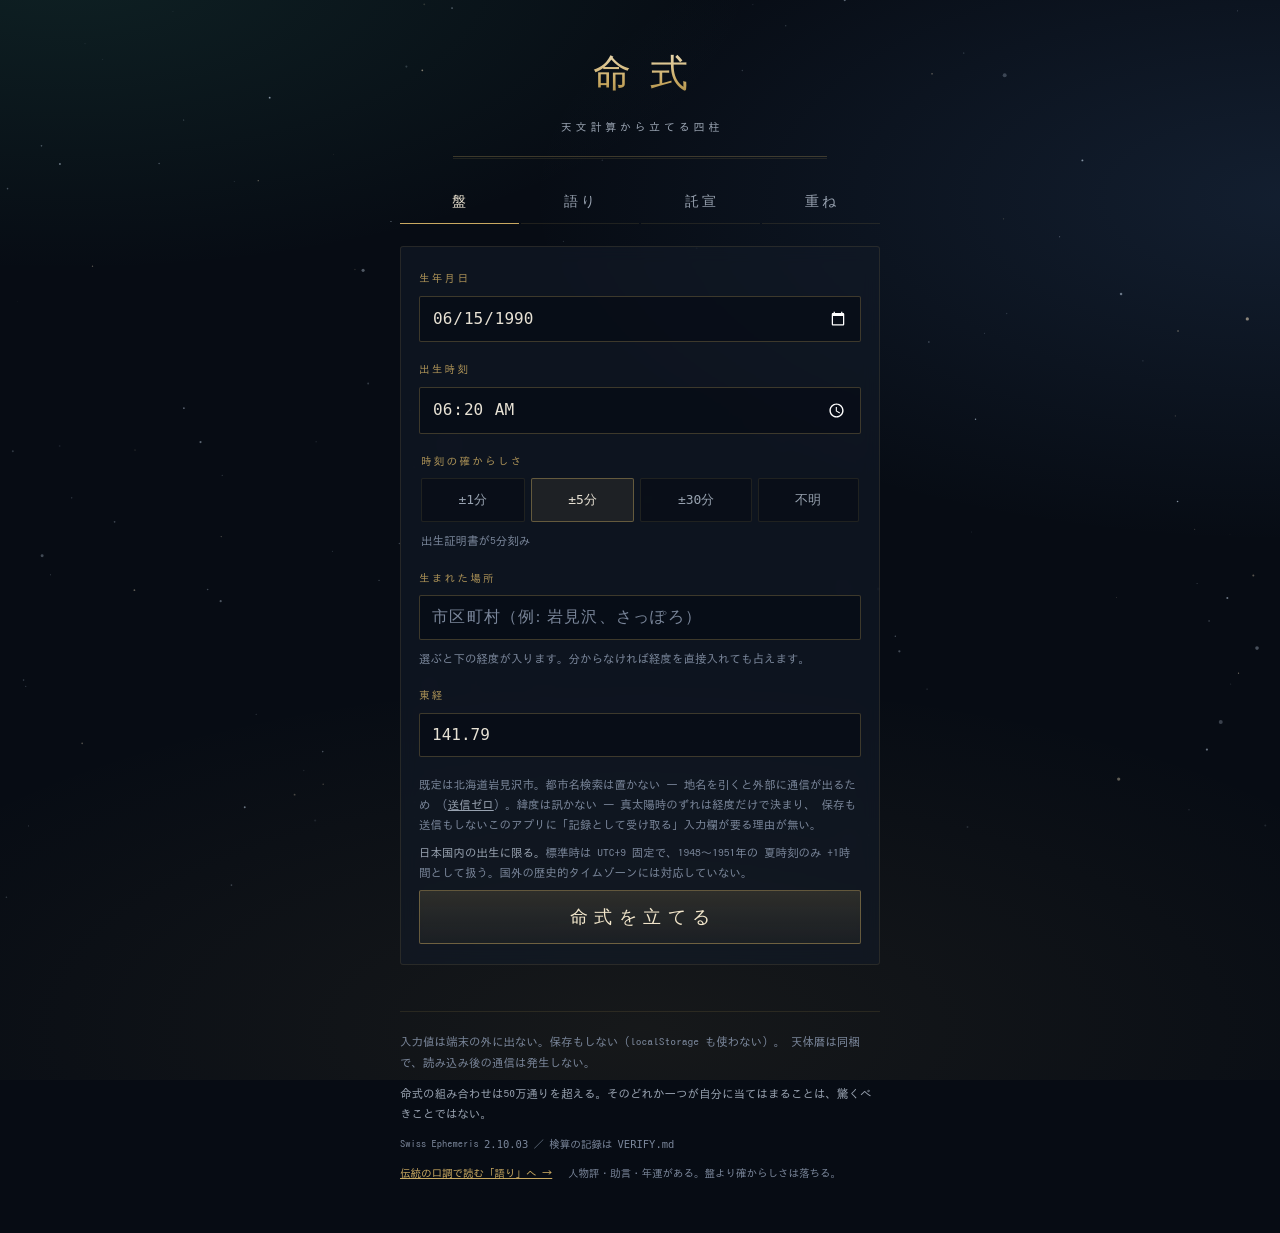
<file: index.html>
<!doctype html>
<html lang="ja">
<head>
<meta charset="utf-8">
<meta name="viewport" content="width=device-width, initial-scale=1, viewport-fit=cover">
<meta name="color-scheme" content="dark">
<meta name="theme-color" content="#070C14">
<link rel="manifest" href="manifest.webmanifest">
<link rel="icon" href="app/icons/icon.svg" type="image/svg+xml">
<link rel="apple-touch-icon" href="app/icons/apple-touch-icon.png">
<!-- iOS reads these rather than the manifest for the status bar and title. The
     manifest is still what declares the scope, and the scope is what keeps a
     tap on the footer link inside the app instead of bouncing out to Safari. -->
<meta name="apple-mobile-web-app-capable" content="yes">
<meta name="apple-mobile-web-app-status-bar-style" content="black-translucent">
<meta name="apple-mobile-web-app-title" content="命式">
<title>命式</title>
<link rel="stylesheet" href="app/style.css">
</head>
<body>

<canvas id="sky" aria-hidden="true"></canvas>

<noscript>
  <p class="notice">このページは JavaScript で計算します。有効にしてください。</p>
</noscript>

<header class="masthead">
  <h1>命式</h1>
  <p class="subtitle">天文計算から立てる四柱</p>
</header>

<nav class="tabs" aria-label="ページ">
  <a href="index.html" aria-current="page">盤</a>
  <a href="voice.html">語り</a>
  <a href="oracle.html">託宣</a>
  <a href="layers.html">重ね</a>
</nav>

<main>
  <!-- Shown until the ephemeris is ready; replaced by an explicit failure
       message if it never loads, never left as a blank page. -->
  <div id="boot" class="boot">
    <p class="boot-line">計算エンジンを読み込んでいます</p>
  </div>

  <form id="form" class="panel" hidden autocomplete="off">
    <div class="field">
      <label for="birthdate">生年月日</label>
      <!-- Bounded by the bundled ephemeris files (1800-2399); outside that
           range Swiss Ephemeris silently switches theory. -->
      <input type="date" id="birthdate" name="birthdate" value="1990-06-15"
             min="1800-01-01" max="2399-12-31" required>
    </div>

    <div class="field">
      <label for="birthtime">出生時刻</label>
      <input type="time" id="birthtime" name="birthtime" value="06:20" step="60">
    </div>

    <fieldset class="field">
      <legend>時刻の確からしさ</legend>
      <div id="precision" class="choices"></div>
      <p class="hint" id="precision-hint"></p>
    </fieldset>

    <div class="field">
      <label for="longitude">東経</label>
      <input type="number" id="longitude" value="141.79" min="122" max="154" step="any" inputmode="decimal" required>
    </div>
    <p class="hint">
      既定は北海道岩見沢市。都市名検索は置かない — 地名を引くと外部に通信が出るため
      （<a href="#privacy">送信ゼロ</a>）。緯度は訊かない — 真太陽時のずれは経度だけで決まり、
      保存も送信もしないこのアプリに「記録として受け取る」入力欄が要る理由が無い。
    </p>
    <p class="hint">
      <strong>日本国内の出生に限る。</strong>標準時は UTC+9 固定で、1948〜1951年の
      夏時刻のみ +1時間として扱う。国外の歴史的タイムゾーンには対応していない。
    </p>

    <button type="submit" class="primary" id="cast">命式を立てる</button>
  </form>

  <section id="output" class="output" hidden aria-live="polite"></section>
</main>

<footer class="colophon">
  <p id="privacy">
    入力値は端末の外に出ない。保存もしない（localStorage も使わない）。
    天体暦は同梱で、読み込み後の通信は発生しない。
  </p>
  <p class="caution">
    命式の組み合わせは50万通りを超える。そのどれか一つが自分に当てはまることは、驚くべきことではない。
  </p>
  <p class="version">
    Swiss Ephemeris <span id="swe-version" class="mono">—</span> ／
    検算の記録は <span class="mono">VERIFY.md</span>
  </p>
  <p class="version">
    <a href="voice.html">伝統の口調で読む「語り」へ →</a>
    　人物評・助言・年運がある。盤より確からしさは落ちる。
  </p>
</footer>

<script type="module" src="app/main.js"></script>
<script>
// Offline. Registered from the page rather than bundled into the modules so a
// failure here can never stop the app from running online.
if ('serviceWorker' in navigator) {
  addEventListener('load', () => {
    navigator.serviceWorker.register('sw.js', { scope: './' }).catch((error) => {
      console.warn('offline cache unavailable:', error);
    });
  });
}
</script>
</body>
</html>
</file>
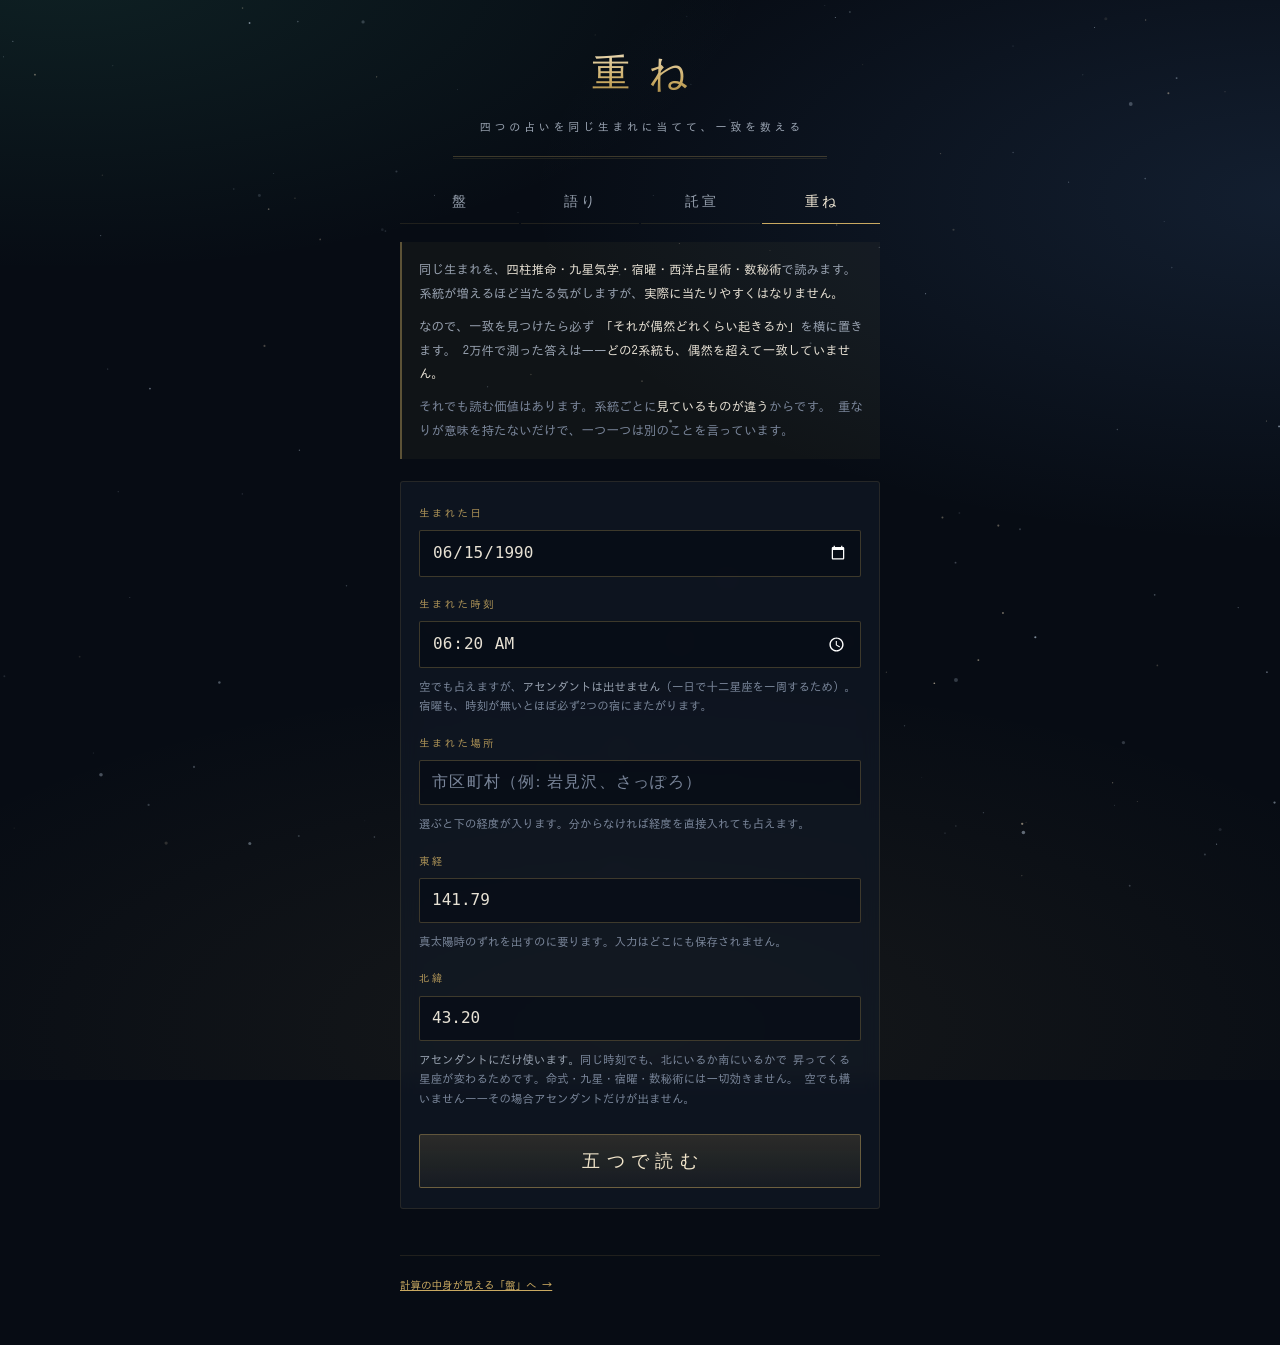
<file: layers.html>
<!doctype html>
<html lang="ja">
<head>
<meta charset="utf-8">
<meta name="viewport" content="width=device-width, initial-scale=1, viewport-fit=cover">
<meta name="color-scheme" content="dark">
<meta name="theme-color" content="#070C14">
<link rel="manifest" href="manifest.webmanifest">
<link rel="icon" href="app/icons/icon.svg" type="image/svg+xml">
<link rel="apple-touch-icon" href="app/icons/apple-touch-icon.png">
<meta name="apple-mobile-web-app-capable" content="yes">
<meta name="apple-mobile-web-app-status-bar-style" content="black-translucent">
<meta name="apple-mobile-web-app-title" content="重ね">
<title>重ね — 命式</title>
<link rel="stylesheet" href="app/style.css">
</head>
<body class="layers-page">

<canvas id="sky" aria-hidden="true"></canvas>

<noscript>
  <p class="notice">このページは JavaScript で計算します。有効にしてください。</p>
</noscript>

<header class="masthead">
  <h1>重ね</h1>
  <p class="subtitle">四つの占いを同じ生まれに当てて、一致を数える</p>
</header>

<nav class="tabs" aria-label="ページ">
  <a href="index.html">盤</a>
  <a href="voice.html">語り</a>
  <a href="oracle.html">託宣</a>
  <a href="layers.html" aria-current="page">重ね</a>
</nav>

<main>

  <!--
    The finding, at the entrance.

    Every other multi-system app puts the agreement at the end, as a payoff.
    Here it goes first, because it is the answer and the four systems below are
    the working. Putting it last would let the reader accumulate four pages of
    "wow, they all say 土" before meeting the number that says 土 turns up that
    often anyway.
  -->
  <section class="oath">
    <p>
      同じ生まれを、<strong>四柱推命・九星気学・宿曜・西洋占星術・数秘術</strong>で読みます。
      系統が増えるほど当たる気がしますが、<strong>実際に当たりやすくはなりません。</strong>
    </p>
    <p>
      なので、一致を見つけたら必ず
      <strong>「それが偶然どれくらい起きるか」</strong>を横に置きます。
      2万件で測った答えは——<strong>どの2系統も、偶然を超えて一致していません。</strong>
    </p>
    <p class="oath-close">
      それでも読む価値はあります。系統ごとに<strong>見ているものが違う</strong>からです。
      重なりが意味を持たないだけで、一つ一つは別のことを言っています。
    </p>
  </section>

  <div id="boot" class="boot"><p class="boot-line">天体暦を読み込んでいます…</p></div>

  <form id="form" class="panel" hidden>
    <div class="field">
      <label for="birthdate">生まれた日</label>
      <input type="date" id="birthdate" name="birthdate" value="1990-06-15"
             min="1800-01-01" max="2399-12-31" required>
    </div>

    <div class="field">
      <label for="birthtime">生まれた時刻</label>
      <input type="time" id="birthtime" name="birthtime" value="06:20" step="60">
      <p class="hint">
        空でも占えますが、<strong>アセンダントは出せません</strong>（一日で十二星座を一周するため）。
        宿曜も、時刻が無いとほぼ必ず2つの宿にまたがります。
      </p>
    </div>

    <div class="field">
      <label for="longitude">東経</label>
      <input type="number" id="longitude" value="141.79" min="122" max="154" step="any" inputmode="decimal" required>
      <p class="hint">真太陽時のずれを出すのに要ります。入力はどこにも保存されません。</p>
    </div>

    <!--
      The latitude was removed once, for the right reason: nothing used it, and
      an input collected on spec is an input collected without cause. It is back
      because one thing now genuinely needs it — and the field says which,
      rather than leaving the reader to assume it matters everywhere.
    -->
    <div class="field">
      <label for="latitude">北緯</label>
      <input type="number" id="latitude" value="43.20" min="20" max="46" step="any" inputmode="decimal">
      <p class="hint">
        <strong>アセンダントにだけ使います。</strong>同じ時刻でも、北にいるか南にいるかで
        昇ってくる星座が変わるためです。命式・九星・宿曜・数秘術には一切効きません。
        空でも構いません——その場合アセンダントだけが出ません。
      </p>
    </div>

    <button type="submit" class="primary" id="cast">五つで読む</button>
  </form>

  <div id="output" class="output" hidden></div>
</main>

<footer class="colophon">
  <p class="version">
    <a href="index.html">計算の中身が見える「盤」へ →</a>
  </p>
</footer>

<script type="module" src="app/layers-main.js"></script>
<script>
if ('serviceWorker' in navigator) {
  addEventListener('load', () => {
    navigator.serviceWorker.register('sw.js', { scope: './' }).catch((error) => {
      console.warn('offline cache unavailable:', error);
    });
  });
}
</script>
</body>
</html>
</file>
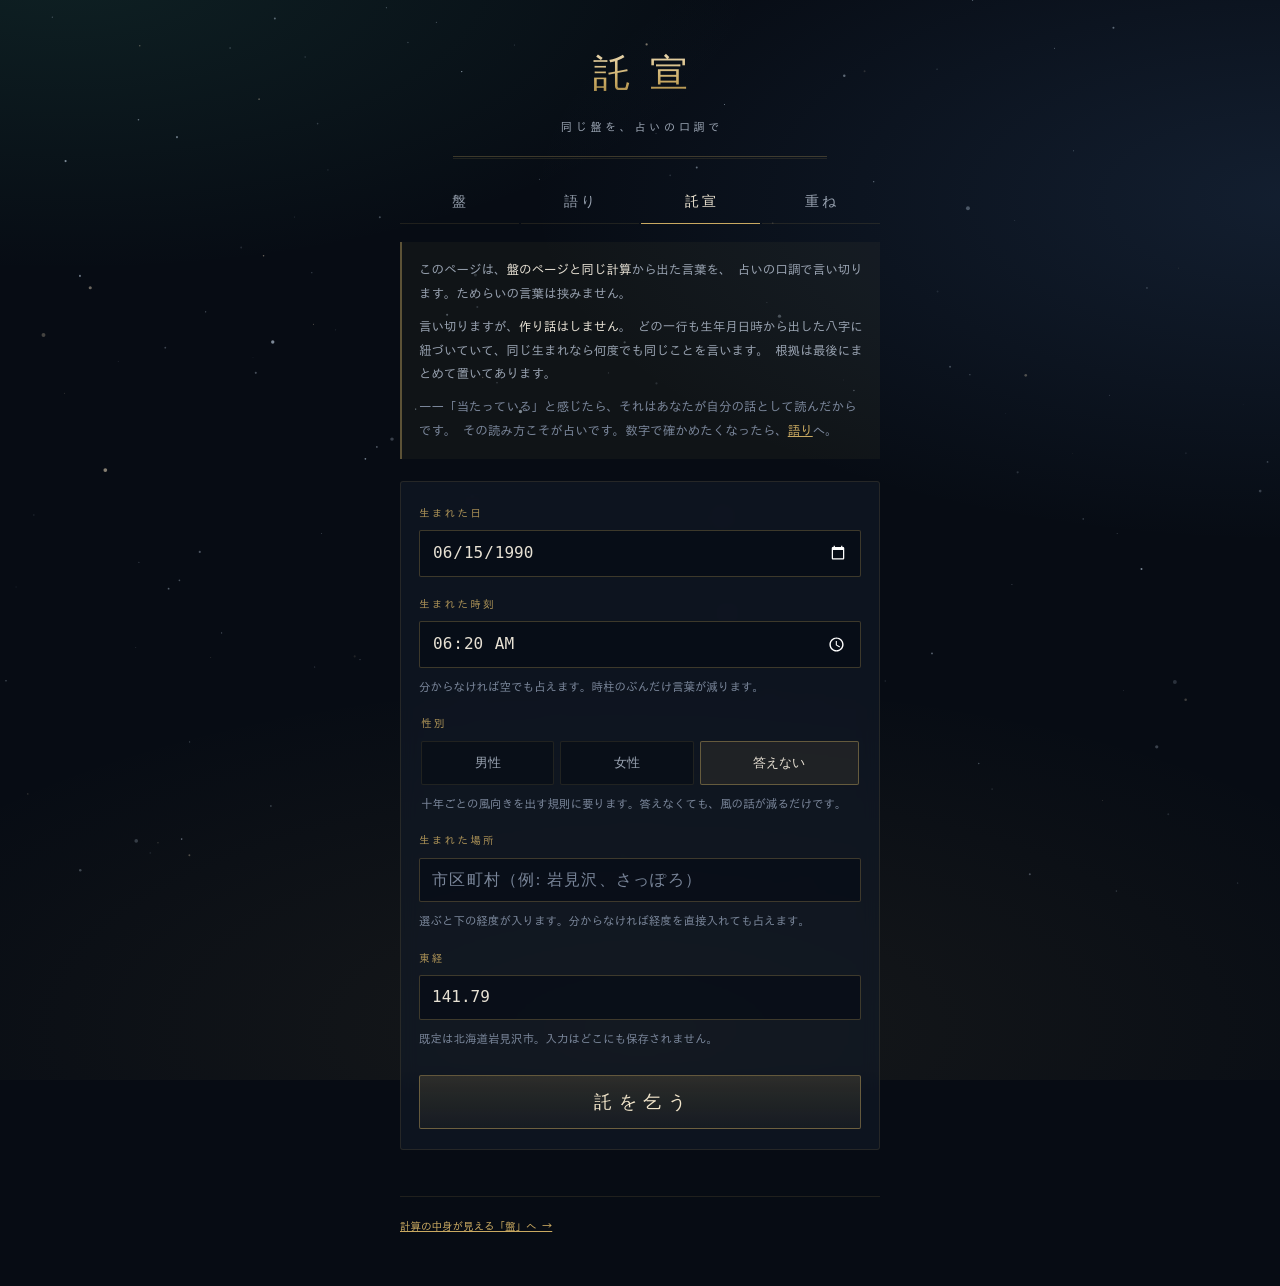
<file: oracle.html>
<!doctype html>
<html lang="ja">
<head>
<meta charset="utf-8">
<meta name="viewport" content="width=device-width, initial-scale=1, viewport-fit=cover">
<meta name="color-scheme" content="dark">
<meta name="theme-color" content="#070C14">
<link rel="manifest" href="manifest.webmanifest">
<link rel="icon" href="app/icons/icon.svg" type="image/svg+xml">
<link rel="apple-touch-icon" href="app/icons/apple-touch-icon.png">
<!-- iOS reads these rather than the manifest for the status bar and title. The
     manifest is still what declares the scope, and the scope is what keeps a
     tap on the footer link inside the app instead of bouncing out to Safari. -->
<meta name="apple-mobile-web-app-capable" content="yes">
<meta name="apple-mobile-web-app-status-bar-style" content="black-translucent">
<meta name="apple-mobile-web-app-title" content="託宣">
<title>託宣 — 命式</title>
<link rel="stylesheet" href="app/style.css">
</head>
<body class="oracle-page">

<canvas id="sky" aria-hidden="true"></canvas>

<noscript>
  <p class="notice">このページは JavaScript で計算します。有効にしてください。</p>
</noscript>

<header class="masthead">
  <h1>託宣</h1>
  <p class="subtitle">同じ盤を、占いの口調で</p>
</header>

<nav class="tabs" aria-label="ページ">
  <a href="index.html">盤</a>
  <a href="voice.html">語り</a>
  <a href="oracle.html" aria-current="page">託宣</a>
  <a href="layers.html">重ね</a>
</nav>

<main>

  <!--
    The caution, said once.

    The other two pages hedge every few sentences, and that is exactly what
    keeps them from ever landing. Here it is stated plainly at the entrance and
    then not repeated, because a warning threaded through every line is not
    honesty — it is a way of having it both ways.
  -->
  <section class="oath">
    <p>
      このページは、<strong>盤のページと同じ計算</strong>から出た言葉を、
      占いの口調で言い切ります。ためらいの言葉は挟みません。
    </p>
    <p>
      言い切りますが、<strong>作り話はしません</strong>。
      どの一行も生年月日時から出した八字に紐づいていて、同じ生まれなら何度でも同じことを言います。
      根拠は最後にまとめて置いてあります。
    </p>
    <p class="oath-close">
      ——「当たっている」と感じたら、それはあなたが自分の話として読んだからです。
      その読み方こそが占いです。数字で確かめたくなったら、<a href="voice.html">語り</a>へ。
    </p>
  </section>

  <div id="boot" class="boot"><p class="boot-line">天体暦を読み込んでいます…</p></div>

  <form id="form" class="panel" hidden>
    <div class="field">
      <label for="birthdate">生まれた日</label>
      <input type="date" id="birthdate" name="birthdate" value="1990-06-15"
             min="1800-01-01" max="2399-12-31" required>
    </div>

    <div class="field">
      <label for="birthtime">生まれた時刻</label>
      <input type="time" id="birthtime" name="birthtime" value="06:20" step="60">
      <p class="hint">分からなければ空でも占えます。時柱のぶんだけ言葉が減ります。</p>
    </div>

    <fieldset class="field">
      <legend id="sex-label">性別</legend>
      <div id="sex" class="choices" role="group" aria-labelledby="sex-label"></div>
      <p class="hint">十年ごとの風向きを出す規則に要ります。答えなくても、風の話が減るだけです。</p>
    </fieldset>

    <div class="field">
      <label for="longitude">東経</label>
      <input type="number" id="longitude" value="141.79" min="122" max="154" step="any" inputmode="decimal" required>
      <p class="hint">既定は北海道岩見沢市。入力はどこにも保存されません。</p>
    </div>

    <button type="submit" class="primary" id="cast">託を乞う</button>
  </form>

  <div id="output" class="output" hidden></div>
</main>

<footer class="colophon">
  <p class="version">
    <a href="index.html">計算の中身が見える「盤」へ →</a>
  </p>
</footer>

<script type="module" src="app/oracle-main.js"></script>
<script>
// Offline. Registered from the page rather than bundled into the modules so a
// failure here can never stop the app from running online.
if ('serviceWorker' in navigator) {
  addEventListener('load', () => {
    navigator.serviceWorker.register('sw.js', { scope: './' }).catch((error) => {
      console.warn('offline cache unavailable:', error);
    });
  });
}
</script>
</body>
</html>
</file>
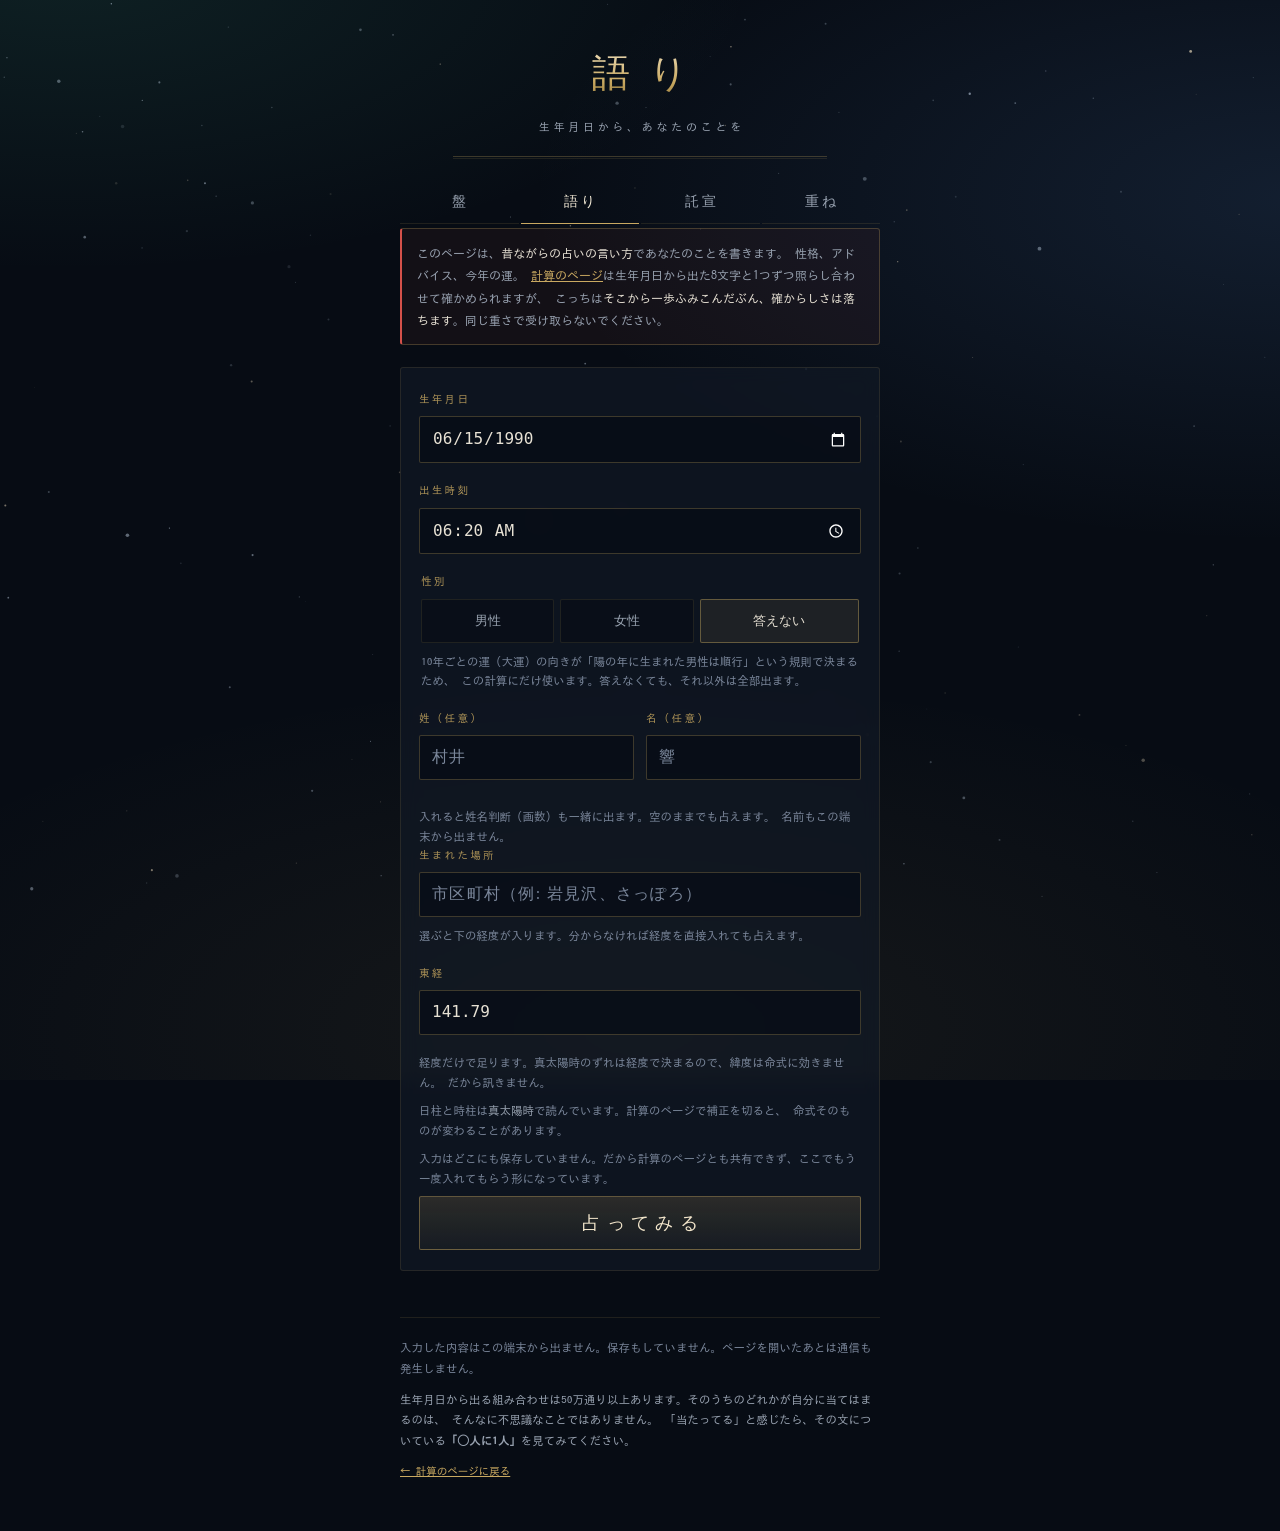
<file: voice.html>
<!doctype html>
<html lang="ja">
<head>
<meta charset="utf-8">
<meta name="viewport" content="width=device-width, initial-scale=1, viewport-fit=cover">
<meta name="color-scheme" content="dark">
<meta name="theme-color" content="#070C14">
<link rel="manifest" href="manifest.webmanifest">
<link rel="icon" href="app/icons/icon.svg" type="image/svg+xml">
<link rel="apple-touch-icon" href="app/icons/apple-touch-icon.png">
<!-- iOS reads these rather than the manifest for the status bar and title. The
     manifest is still what declares the scope, and the scope is what keeps a
     tap on the footer link inside the app instead of bouncing out to Safari. -->
<meta name="apple-mobile-web-app-capable" content="yes">
<meta name="apple-mobile-web-app-status-bar-style" content="black-translucent">
<meta name="apple-mobile-web-app-title" content="語り">
<title>語り — 命式</title>
<link rel="stylesheet" href="app/style.css">
</head>
<body class="voice-page">

<canvas id="sky" aria-hidden="true"></canvas>

<noscript>
  <p class="notice">このページは JavaScript で計算します。有効にしてください。</p>
</noscript>

<header class="masthead">
  <h1>語り</h1>
  <p class="subtitle">生年月日から、あなたのことを</p>
</header>

<nav class="tabs" aria-label="ページ">
  <a href="index.html">盤</a>
  <a href="voice.html" aria-current="page">語り</a>
  <a href="oracle.html">託宣</a>
  <a href="layers.html">重ね</a>
</nav>

<main>
  <!--
    The register change is stated up front, not buried. The board page destroys
    any sentence it cannot tie to the eight characters; this page speaks about
    the person, gives advice, and reads the year. Letting a reader assume the
    two carry the same weight would be the one lie worth avoiding.
  -->
  <p class="register">
    このページは、<strong>昔ながらの占いの言い方</strong>であなたのことを書きます。
    性格、アドバイス、今年の運。
    <a href="index.html">計算のページ</a>は生年月日から出た8文字と1つずつ照らし合わせて確かめられますが、
    こっちは<strong>そこから一歩ふみこんだぶん、確からしさは落ちます</strong>。同じ重さで受け取らないでください。
  </p>

  <div id="boot" class="boot">
    <p class="boot-line">計算エンジンを読み込んでいます</p>
  </div>

  <form id="form" class="panel" hidden autocomplete="off">
    <div class="field">
      <label for="birthdate">生年月日</label>
      <input type="date" id="birthdate" name="birthdate" value="1990-06-15"
             min="1800-01-01" max="2399-12-31" required>
    </div>
    <div class="field">
      <label for="birthtime">出生時刻</label>
      <input type="time" id="birthtime" name="birthtime" value="06:20" step="60">
    </div>
    <fieldset class="field">
      <legend>性別</legend>
      <div id="sex" class="choices"></div>
      <p class="hint">
        10年ごとの運（大運）の向きが「陽の年に生まれた男性は順行」という規則で決まるため、
        この計算にだけ使います。答えなくても、それ以外は全部出ます。
      </p>
    </fieldset>

    <div class="field-pair">
      <div class="field">
        <label for="surname">姓（任意）</label>
        <input type="text" id="surname" name="surname" placeholder="村井" autocomplete="off" spellcheck="false">
      </div>
      <div class="field">
        <label for="given">名（任意）</label>
        <input type="text" id="given" name="given" placeholder="響" autocomplete="off" spellcheck="false">
      </div>
    </div>
    <p class="hint">
      入れると姓名判断（画数）も一緒に出ます。空のままでも占えます。
      名前もこの端末から出ません。
    </p>

    <div class="field">
      <label for="longitude">東経</label>
      <input type="number" id="longitude" value="141.79" min="122" max="154" step="any" inputmode="decimal" required>
    </div>
    <p class="hint">
      経度だけで足ります。真太陽時のずれは経度で決まるので、緯度は命式に効きません。
      だから訊きません。
    </p>
    <p class="hint">
      日柱と時柱は<strong>真太陽時</strong>で読んでいます。計算のページで補正を切ると、
      命式そのものが変わることがあります。
    </p>
    <p class="hint">
      入力はどこにも保存していません。だから計算のページとも共有できず、ここでもう一度入れてもらう形になっています。
    </p>
    <button type="submit" class="primary" id="cast">占ってみる</button>
  </form>

  <section id="output" class="output" hidden aria-live="polite"></section>
</main>

<footer class="colophon">
  <p>
    入力した内容はこの端末から出ません。保存もしていません。ページを開いたあとは通信も発生しません。
  </p>
  <p class="caution">
    生年月日から出る組み合わせは50万通り以上あります。そのうちのどれかが自分に当てはまるのは、
    そんなに不思議なことではありません。
    「当たってる」と感じたら、その文についている<strong>「◯人に1人」</strong>を見てみてください。
  </p>
  <p class="version"><a href="index.html">← 計算のページに戻る</a></p>
</footer>

<script type="module" src="app/voice-main.js"></script>
<script>
// Offline. Registered from the page rather than bundled into the modules so a
// failure here can never stop the app from running online.
if ('serviceWorker' in navigator) {
  addEventListener('load', () => {
    navigator.serviceWorker.register('sw.js', { scope: './' }).catch((error) => {
      console.warn('offline cache unavailable:', error);
    });
  });
}
</script>
</body>
</html>
</file>
<file: app/style.css>
/*
 * Visual design.
 *
 * The reference is a 羅盤 — the lacquered, brass-ruled diviner's compass — laid
 * on a night sky: concentric rings, dense registers, gold rules, and 朱 spent
 * on one thing only. The form is borrowed; none of its claims are.
 *
 * The five element colours are a system of five equal terms, so none is
 * promoted to "the accent". They appear as marks and glows beside characters
 * that already name themselves — colour is never the only encoding.
 */

:root {
  /*
   * 五行五色, re-stepped for a dark ground.
   *
   * The original spec palette (木 #2E5E4E, 火 #A8322D, 土 #A88B3F, 金 #D8D5CC,
   * 水 #1C2430) fails as a categorical set here, measured rather than judged:
   * 木↔火 separate by only ΔE 5.6 under protanopia, and 水 *is* the background
   * (contrast 1.12 — invisible). These keep the same five hues and readings but
   * pass CVD separation (worst pair ΔE 8.6), the normal-vision floor (16.0) and
   * 3:1 contrast on every slot. 金 stays near-achromatic because that is what
   * 金 means; the 干支 character beside it always carries the identity.
   */
  --el-wood:  #3FA98A;
  --el-fire:  #E2574B;
  --el-earth: #D9A441;
  --el-metal: #DED8CA;
  --el-water: #5A8FD8;

  /* Ground and rules */
  --ground: #070C14;
  --ground-2: #0C1420;
  --panel: rgba(18, 27, 40, 0.62);
  --brass: #C9A961;
  --brass-dim: rgba(201, 169, 97, 0.42);
  --brass-faint: rgba(201, 169, 97, 0.16);
  --cinnabar: #D4514A;

  --ink: #E7E1D4;
  --ink-dim: #98A2B0;
  /*
   * The smallest text in the app carries the source chips (.cite) and every
   * disclaimer (.hint) — the two things that have to be readable for the
   * honesty claims to mean anything. The old #626C7C measured 3.69:1 on the
   * ground and 3.23:1 over the aurora, both under the 4.5:1 floor for text
   * this size. Same hue, raised until it passes: 5.32:1 and 4.65:1.
   */
  --ink-faint: #7A869A;
  --rule: rgba(201, 169, 97, 0.13);
  --rule-strong: rgba(201, 169, 97, 0.28);

  /* No web fonts: fetching one would break "no network after load".
     iOS supplies Hiragino Mincho, which sets vertically — the chart is built
     around that. Fallbacks are all faces that set vertically, because a font
     without vertical metrics gives every glyph a zero vertical advance and
     piles the characters on top of one another. */
  --mincho: "Hiragino Mincho ProN", "HiraMinProN-W3", "Yu Mincho", YuMincho,
            "Noto Serif JP", "Noto Serif CJK JP", "Source Han Serif JP",
            "IPAmjMincho", "IPAMincho", "MS Mincho", "Songti SC", serif;
  --mono: ui-monospace, "SF Mono", SFMono-Regular, Menlo, "DejaVu Sans Mono", monospace;
  --gothic: "Hiragino Sans", "Hiragino Kaku Gothic ProN", "Yu Gothic",
            "Noto Sans JP", "Noto Sans CJK JP", "IPAGothic", system-ui, sans-serif;
}

*, *::before, *::after { box-sizing: border-box; }
html { -webkit-text-size-adjust: 100%; }

body {
  margin: 0;
  padding: 0 16px calc(40px + env(safe-area-inset-bottom));
  background: var(--ground);
  color: var(--ink);
  font-family: var(--gothic);
  font-size: 15px;
  line-height: 1.75;
  overflow-x: hidden;
}

/* Two soft aurorae, fixed behind everything. Large, slow, and low-contrast so
   they read as depth rather than as decoration. */
body::before {
  content: "";
  position: fixed;
  inset: -20% -30%;
  z-index: -2;
  pointer-events: none;
  background:
    radial-gradient(48% 34% at 22% 12%, rgba(63, 169, 138, 0.13), transparent 70%),
    radial-gradient(52% 38% at 82% 30%, rgba(90, 143, 216, 0.14), transparent 72%),
    radial-gradient(60% 40% at 50% 96%, rgba(201, 169, 97, 0.08), transparent 70%),
    var(--ground);
}

#sky {
  position: fixed;
  inset: 0;
  z-index: -1;
  width: 100%;
  height: 100%;
  pointer-events: none;
}

main { max-width: 480px; margin: 0 auto; position: relative; }

/* --- masthead ------------------------------------------------------------ */

.masthead {
  max-width: 480px;
  margin: 0 auto;
  padding: 40px 0 22px;
  text-align: center;
  position: relative;
}
.masthead h1 {
  font-family: var(--mincho);
  font-size: 38px;
  font-weight: 400;
  letter-spacing: 0.5em;
  margin: 0;
  text-indent: 0.5em;
  background: linear-gradient(180deg, #F6EBD2 0%, var(--brass) 62%, #8A6E33 100%);
  -webkit-background-clip: text;
  background-clip: text;
  color: transparent;
}
.subtitle {
  margin: 10px 0 0;
  font-size: 11px;
  color: var(--ink-dim);
  letter-spacing: 0.34em;
  text-indent: 0.34em;
}
/* A brass double-rule, as on the rim of a compass. */
.masthead::after {
  content: "";
  display: block;
  margin: 20px auto 0;
  width: 78%;
  height: 3px;
  border-top: 1px solid var(--rule-strong);
  border-bottom: 1px solid var(--rule);
}

/* --- boot / failure ------------------------------------------------------ */

.boot { padding: 46px 0; color: var(--ink-dim); font-size: 13px; text-align: center; }
.boot-line { margin: 0; letter-spacing: 0.16em; }
.boot.failed { text-align: left; color: var(--ink); }
.boot.failed .boot-line { margin-bottom: 12px; }
.boot .remedy {
  margin: 0;
  font-size: 12.5px;
  color: var(--ink-dim);
  border-left: 2px solid var(--cinnabar);
  padding-left: 13px;
}

/* --- form ---------------------------------------------------------------- */

.panel {
  padding: 22px 18px 20px;
  margin-top: 22px;
  background: var(--panel);
  border: 1px solid var(--rule);
  border-radius: 3px;
  -webkit-backdrop-filter: blur(9px);
  backdrop-filter: blur(9px);
}

.field { margin-bottom: 18px; border: 0; padding: 0; min-width: 0; }
.field-pair { display: flex; gap: 12px; }
.field-pair .field { flex: 1 1 0; }

label, legend {
  display: block;
  font-size: 10.5px;
  letter-spacing: 0.22em;
  color: var(--brass);
  margin-bottom: 8px;
  padding: 0;
  opacity: 0.85;
}

input[type="date"], input[type="time"], input[type="number"], input[type="text"] {
  width: 100%;
  padding: 11px 12px;
  background: rgba(7, 12, 20, 0.66);
  border: 1px solid var(--rule-strong);
  border-radius: 2px;
  color: var(--ink);
  font-family: var(--mono);
  font-size: 16px; /* 16px keeps iOS from zooming the viewport on focus */
  line-height: 1.3;
  min-height: 44px;
}
input:focus-visible { outline: none; border-color: var(--brass); }
input[type="text"] { font-family: var(--mincho); letter-spacing: 0.08em; }
input::placeholder { color: var(--ink-faint); }
/* min-width:0 lets a flex item shrink below its intrinsic width. */
.field-pair .field { min-width: 0; }

.choices { display: flex; flex-wrap: wrap; gap: 6px; }
.choice {
  flex: 1 1 auto;
  padding: 9px 4px;
  min-height: 44px;
  background: rgba(7, 12, 20, 0.6);
  border: 1px solid var(--rule);
  border-radius: 2px;
  color: var(--ink-dim);
  font-family: var(--mono);
  font-size: 13px;
  cursor: pointer;
  white-space: nowrap;
  transition: border-color 180ms ease, color 180ms ease;
}
.choice[aria-pressed="true"] {
  color: var(--ink);
  border-color: var(--brass-dim);
  background: rgba(201, 169, 97, 0.09);
}

.hint { margin: 9px 0 0; font-size: 11.5px; line-height: 1.7; color: var(--ink-faint); }
.hint a { color: var(--ink-dim); }
.hint strong { color: var(--ink-dim); font-weight: 400; }

button.primary {
  width: 100%;
  min-height: 50px;
  margin-top: 8px;
  padding: 14px;
  background: linear-gradient(180deg, rgba(201, 169, 97, 0.16), rgba(201, 169, 97, 0.05));
  border: 1px solid var(--brass-dim);
  border-radius: 2px;
  color: #F2E6CB;
  font-family: var(--mincho);
  font-size: 18px;
  letter-spacing: 0.36em;
  text-indent: 0.36em;
  cursor: pointer;
}
button.primary:active { background: rgba(201, 169, 97, 0.2); }

/* --- sections ------------------------------------------------------------ */

.output { padding-top: 6px; }
.section { margin-top: 34px; }
.section > h2 {
  font-size: 10.5px;
  font-weight: 400;
  letter-spacing: 0.26em;
  color: var(--brass);
  opacity: 0.85;
  margin: 0 0 14px;
  padding-bottom: 8px;
  border-bottom: 1px solid var(--rule);
}

/* --- 天盤 ---------------------------------------------------------------- */

.dial-wrap { margin: 4px -4px 0; }
.dial { width: 100%; height: auto; display: block; overflow: visible; }

.dial-rim { fill: none; stroke: var(--brass-dim); stroke-width: 1; }
.dial-rule { fill: none; stroke: var(--brass-faint); stroke-width: 1; }

.sector { fill: rgba(201, 169, 97, 0.035); stroke: var(--brass-faint); stroke-width: 0.7; }
.sector.is-live {
  fill: rgba(201, 169, 97, 0.16);
  stroke: var(--brass-dim);
  stroke-width: 1;
}
.sector-label {
  font-family: var(--mincho);
  font-size: 15px;
  fill: var(--ink-faint);
  transition: fill 400ms ease, font-size 400ms ease;
}
.sector-label.is-live { fill: #F4E7C8; font-size: 18px; }

.tick { stroke: var(--brass-faint); stroke-width: 1; }
.tick-setsu { stroke: var(--brass-dim); stroke-width: 1.4; }

/* 立春: the origin the whole ordering is measured from. */
.origin-mark { fill: var(--cinnabar); }

.sun { fill: #FFE9A8; }
.sun-ray {
  stroke: rgba(255, 233, 168, 0.32);
  stroke-width: 1;
  stroke-dasharray: 2 5;
}

.hour-sector { fill: rgba(90, 143, 216, 0.05); stroke: var(--brass-faint); stroke-width: 0.7; }
.hour-sector.is-live { fill: rgba(201, 169, 97, 0.14); stroke: var(--brass-dim); }
.hour-label {
  font-family: var(--mincho);
  font-size: 12px;
  fill: var(--ink-faint);
  transition: fill 400ms ease;
}
.hour-label.is-live { fill: var(--ink); font-size: 14px; }

/* The two clocks. The angle between them is the correction. */
.hand { transform-box: view-box; transform-origin: 180px 180px; }
.hand-line { stroke-width: 2; stroke-linecap: round; }
.hand-standard .hand-line { stroke: var(--ink-dim); stroke-dasharray: 4 3; }
.hand-standard .hand-tip { fill: var(--ink-faint); }
.hand-apparent .hand-line { stroke: #F7E9C6; stroke-width: 2.5; }
.hand-apparent .hand-tip { fill: #F4E7C8; }
.hand.is-active .hand-line { filter: url(#soft-glow); }
/* The wedge between the two clocks. At 27 minutes this is only ~7° wide, so it
   is lit brightly and the exact times are also printed below the dial — the
   geometry stays honest instead of being exaggerated to look impressive. */
.clock-gap { fill: rgba(201, 169, 97, 0.22); }

/* The error bar, swept around the active clock. */
.error-arc {
  fill: none;
  stroke: var(--cinnabar);
  stroke-width: 3;
  stroke-linecap: round;
}

.core-stem {
  font-family: var(--mincho);
  font-size: 46px;
  fill: var(--ink);
}
.core-stem.el-wood  { fill: var(--el-wood); }
.core-stem.el-fire  { fill: var(--el-fire); }
.core-stem.el-earth { fill: var(--el-earth); }
.core-stem.el-metal { fill: var(--el-metal); }
.core-stem.el-water { fill: var(--el-water); }
.core-caption { font-size: 8.5px; letter-spacing: 0.3em; fill: var(--ink-faint); }
.dial-note { font-size: 11px; letter-spacing: 0.2em; fill: var(--ink-faint); }

.dial-readout {
  display: grid;
  grid-template-columns: auto 1fr auto;
  gap: 6px 10px;
  align-items: center;
  margin-top: 10px;
  padding: 11px 13px;
  border: 1px solid var(--rule);
  border-radius: 3px;
  background: rgba(18, 27, 40, 0.42);
  font-family: var(--mono);
  font-size: 12px;
}
.dial-readout i { width: 16px; height: 2px; border-radius: 1px; display: block; }
.dial-readout .k-std { background: var(--ink-dim); }
.dial-readout .k-app { background: var(--brass); }
.dial-readout .k-err { background: var(--cinnabar); }
.dial-readout .ro-name { color: var(--ink-dim); font-family: var(--gothic); font-size: 11.5px; }
.dial-readout .ro-value { text-align: right; color: var(--ink); }
.dial-readout .ro-value.dim { color: var(--ink-dim); }
.dial-readout .ro-delta { color: var(--brass); }

/* The inspect line the dial writes into on touch or keyboard focus. */
.dial-inspect {
  margin: 10px 0 0;
  min-height: 1.9em;
  font-size: 12px;
  color: var(--ink-faint);
  text-align: center;
  transition: color 200ms ease;
}
.dial-inspect.is-live { color: var(--ink-dim); }
.dial-inspect .ins-value {
  font-family: var(--mono);
  color: var(--ink);
  margin-right: 9px;
}
.dial-inspect .ins-title { font-family: var(--mincho); font-size: 14px; color: var(--ink); }
.dial-inspect .ins-note { margin-left: 9px; font-family: var(--mono); font-size: 11px; }

/* Marks respond to being touched or focused. */
.sector, .hour-sector { transition: fill 160ms ease, stroke 160ms ease; }
.sector.is-hot { fill: rgba(201, 169, 97, 0.26); stroke: var(--brass); }
.hour-sector.is-hot { fill: rgba(201, 169, 97, 0.22); stroke: var(--brass); }
.sector:focus-visible, .hour-sector:focus-visible { outline: none; stroke: var(--brass); stroke-width: 2; }
.sector, .hour-sector { cursor: pointer; }

/* Only the sectors are hit targets. Everything drawn over them — the branch
   characters, the hands, the Sun — must let the pointer through, or the mark
   stops responding exactly where the reader aims: at the character. */
.sector-label, .hour-label, .tick, .origin-mark, .sun, .sun-ray,
.hand, .clock-gap, .error-arc, .core-stem, .core-caption, .core-halo,
.dial-note, .dial-rim, .dial-rule { pointer-events: none; }

/* --- the four pillars ---------------------------------------------------- */

/* In vertical-rl the inline axis runs top-to-bottom and the block axis runs
   right-to-left, which inverts what flex-direction means. `column` on the
   chart lays the pillars out horizontally, right to left; `row` inside a
   pillar stacks its characters downwards. Swapping these two is what makes a
   "vertical" chart come out sideways. */
.chart {
  writing-mode: vertical-rl;
  text-orientation: upright;
  display: flex;
  flex-direction: column;
  justify-content: space-around;
  align-items: flex-start;
  font-family: var(--mincho);
  padding: 22px 10px 20px;
  border-top: 1px solid var(--rule-strong);
  border-bottom: 1px solid var(--rule-strong);
  background: linear-gradient(180deg, rgba(18, 27, 40, 0.5), rgba(7, 12, 20, 0.2));
  /* An orthogonal flow sizes its block axis (the width) to content, so the
     width has to be asked for explicitly to spread the four pillars. */
  width: 100%;
  overflow-x: auto;
}

.pillar { display: flex; flex-direction: row; align-items: center; gap: 15px; }
/* Left as normal inline flow: the inline axis already runs downwards, so the
   two characters stack without any flex involvement. Making this a flex
   container collapses the glyphs to zero inline size. */
.pillar-glyphs { display: block; text-align: center; }

.pillar-label {
  font-size: 10px;
  color: var(--brass);
  opacity: 0.7;
  letter-spacing: 0.24em;
  font-family: var(--gothic);
}

.glyph {
  position: relative;
  display: inline-block;
  font-size: 42px;
  line-height: 1.3;
  color: #EFE9DB;
  text-shadow: 0 0 18px var(--mark, transparent);
}
/* The element mark: a thin rule alongside the character. Physical positioning
   is deliberate — the writing mode is known and fixed here. */
.glyph::before {
  content: "";
  position: absolute;
  left: -8px;
  top: 50%;
  transform: translateY(-50%);
  width: 2px;
  height: 27px;
  background: var(--mark, transparent);
  border-radius: 1px;
  box-shadow: 0 0 7px var(--mark, transparent);
}
.glyph.wood  { --mark: var(--el-wood); }
.glyph.fire  { --mark: var(--el-fire); }
.glyph.earth { --mark: var(--el-earth); }
.glyph.metal { --mark: var(--el-metal); }
.glyph.water { --mark: var(--el-water); }

.pillar-empty {
  font-size: 22px;
  color: var(--ink-faint);
  font-family: var(--mono);
  writing-mode: horizontal-tb;
}

/* The one place motion is spent: a pillar that changes physically swaps. */
@keyframes swap-out {
  from { transform: translateY(0); opacity: 1; }
  to   { transform: translateY(-15px); opacity: 0; }
}
@keyframes swap-in {
  from { transform: translateY(18px); opacity: 0; }
  to   { transform: translateY(0); opacity: 1; }
}
.glyph.is-leaving { animation: swap-out 150ms ease forwards; }
.glyph.is-entering { animation: swap-in 280ms cubic-bezier(.2,.7,.3,1) forwards; }

/* --- 五行 balance -------------------------------------------------------- */

.balance { display: grid; gap: 9px; }
.balance-row { display: grid; grid-template-columns: 22px 1fr 20px; align-items: center; gap: 10px; }
.balance-name { font-family: var(--mincho); font-size: 16px; }
.balance-track {
  height: 6px;
  border-radius: 3px;
  background: rgba(255, 255, 255, 0.05);
  overflow: hidden;
}
.balance-fill { height: 100%; border-radius: 3px; }
.balance-count { font-family: var(--mono); font-size: 12px; color: var(--ink-dim); text-align: right; }
.balance-row.is-empty .balance-name,
.balance-row.is-empty .balance-count { color: var(--ink-faint); opacity: 0.55; }
.balance-sources {
  margin: 10px 0 0;
  font-size: 11px;
  color: var(--ink-faint);
  font-family: var(--mono);
  line-height: 1.9;
}

.el-wood  { color: var(--el-wood); }
.el-fire  { color: var(--el-fire); }
.el-earth { color: var(--el-earth); }
.el-metal { color: var(--el-metal); }
.el-water { color: var(--el-water); }
.bg-wood  { background: var(--el-wood); }
.bg-fire  { background: var(--el-fire); }
.bg-earth { background: var(--el-earth); }
.bg-metal { background: var(--el-metal); }
.bg-water { background: var(--el-water); }

/* --- the reading (§8) ---------------------------------------------------- */

.reading-lead {
  padding: 14px 15px;
  margin-bottom: 6px;
  border: 1px solid var(--rule);
  border-radius: 3px;
  background: rgba(201, 169, 97, 0.06);
}
.reading-lead-text {
  margin: 0;
  font-family: var(--mincho);
  font-size: 18px;
  line-height: 1.8;
  color: #F2E9D6;
}

.reading-group {
  display: flex;
  align-items: baseline;
  gap: 10px;
  margin: 22px 0 10px;
  padding-bottom: 6px;
  border-bottom: 1px solid var(--rule);
}
.reading-group-label {
  font-family: var(--mincho);
  font-size: 15px;
  color: var(--brass);
  letter-spacing: 0.2em;
}
.reading-group-note { font-size: 11px; color: var(--ink-faint); }

.reading { display: grid; gap: 14px; }
.reading-item {
  border-left: 2px solid var(--brass-dim);
  padding: 2px 0 2px 13px;
}
.reading-text {
  margin: 0;
  font-family: var(--mincho);
  font-size: 15px;
  line-height: 1.9;
  color: var(--ink);
}
/* The citations are quiet but never hidden — they are the guarantee. */
.reading-freq {
  margin: 6px 0 0;
  font-family: var(--mono);
  font-size: 11px;
  color: var(--ink-faint);
}
/* An unusual configuration is the part of a chart worth looking at. */
.reading-freq.is-rare { color: var(--brass); }

.reading-source {
  margin: 7px 0 0;
  display: flex;
  flex-wrap: wrap;
  gap: 5px;
}
.cite {
  font-family: var(--mono);
  font-size: 10px;
  line-height: 1.6;
  color: var(--ink-faint);
  border: 1px solid var(--rule);
  border-radius: 2px;
  padding: 1px 6px;
  white-space: nowrap;
}

.gloss { margin-top: 20px; border-top: 1px solid var(--rule); }
.gloss-summary {
  list-style: none;
  padding: 11px 0;
  font-size: 11.5px;
  letter-spacing: 0.16em;
  color: var(--brass);
  cursor: pointer;
}
.gloss-summary::-webkit-details-marker { display: none; }
.gloss-summary::after { content: " ＋"; color: var(--ink-faint); }
.gloss[open] .gloss-summary::after { content: " −"; }
.gloss th { font-family: var(--mincho); font-size: 14px; color: var(--ink); white-space: nowrap; padding-right: 12px; }
.gloss td { font-size: 11.5px; color: var(--ink-dim); line-height: 1.75; }

/* --- 時の欄 — four zoom levels in one column ----------------------------- */

.when { display: grid; gap: 3px; margin: 2px 0 16px; }
.when-row {
  display: grid;
  grid-template-columns: 44px 1fr auto auto;
  align-items: center;
  gap: 10px;
  padding: 10px 12px;
  border-left: 3px solid var(--ink-faint);
  background: rgba(18, 27, 40, 0.45);
  border-radius: 0 2px 2px 0;
}
.when-row.is-needed { border-left-color: var(--el-wood); }
.when-row.is-avoided { border-left-color: var(--el-fire); }
.when-scale { font-size: 11px; color: var(--brass); letter-spacing: 0.1em; }
.when-when { font-family: var(--mono); font-size: 11px; color: var(--ink-faint); }
.when-pillar { font-family: var(--mincho); font-size: 18px; letter-spacing: 0.1em; }
.when-fit { font-size: 11.5px; color: var(--ink-dim); min-width: 3.6em; text-align: right; }
.when-row.is-needed .when-fit { color: var(--el-wood); }
.when-row.is-avoided .when-fit { color: var(--el-fire); }
/* The innermost scale is the one a returning reader came for. */
.when-row:last-child { box-shadow: inset 0 0 0 1px var(--brass-faint); }

/* --- 大運 timeline ------------------------------------------------------- */

.luck { display: grid; gap: 3px; margin: 4px 0 14px; }
.luck-row {
  display: grid;
  grid-template-columns: 78px 1fr auto;
  align-items: center;
  gap: 10px;
  padding: 9px 11px;
  border-left: 3px solid var(--ink-faint);
  background: rgba(18, 27, 40, 0.4);
  border-radius: 0 2px 2px 0;
  font-size: 12.5px;
}
.luck-row.is-needed { border-left-color: var(--el-wood); }
.luck-row.is-avoided { border-left-color: var(--el-fire); }
.luck-row.is-neutral { border-left-color: var(--ink-faint); }
.luck-row.is-now {
  background: rgba(201, 169, 97, 0.14);
  box-shadow: inset 0 0 0 1px var(--brass-dim);
}
.luck-age { font-family: var(--mono); color: var(--ink-dim); font-size: 11.5px; }
.luck-pillar { font-family: var(--mincho); font-size: 17px; letter-spacing: 0.1em; }
.luck-fit { font-size: 11.5px; color: var(--ink-dim); }
.luck-row.is-needed .luck-fit { color: var(--el-wood); }
.luck-row.is-avoided .luck-fit { color: var(--el-fire); }
.luck-now {
  grid-column: 1 / -1;
  font-family: var(--mono);
  font-size: 10.5px;
  color: var(--brass);
}

/* --- 語り page ----------------------------------------------------------- */

/* States the change of register before anything else on the page. */
.register {
  max-width: 480px;
  margin: 0 auto 6px;
  padding: 13px 15px;
  border: 1px solid var(--rule-strong);
  border-left: 2px solid var(--cinnabar);
  border-radius: 3px;
  background: rgba(212, 81, 74, 0.06);
  font-size: 12px;
  line-height: 1.85;
  color: var(--ink-dim);
}
.register strong { color: var(--ink); font-weight: 400; }
.register a { color: var(--brass); }

/* The name, first and largest — it is what the reader keeps. */
.hero {
  margin-top: 22px;
  padding: 24px 20px 20px;
  border: 1px solid var(--brass-dim);
  border-radius: 3px;
  background: linear-gradient(180deg, rgba(201,169,97,0.10), rgba(201,169,97,0.02));
  text-align: center;
}
.hero-eyebrow {
  margin: 0;
  font-size: 10.5px;
  letter-spacing: 0.3em;
  color: var(--brass);
  opacity: 0.8;
}
.hero-name {
  margin: 8px 0 0;
  font-family: var(--mincho);
  font-size: 40px;
  line-height: 1.35;
  letter-spacing: 0.1em;
  background: linear-gradient(180deg, #FBF2DE 0%, var(--brass) 70%, #96773A 100%);
  -webkit-background-clip: text;
  background-clip: text;
  color: transparent;
}
.hero-verdict {
  margin: 14px 0 0;
  display: flex;
  align-items: center;
  justify-content: center;
  gap: 10px;
  flex-wrap: wrap;
}
.hero-badge {
  font-family: var(--mincho);
  font-size: 15px;
  letter-spacing: 0.16em;
  padding: 3px 12px;
  border-radius: 2px;
  border: 1px solid var(--rule-strong);
}
.hero-badge.is-weak { color: var(--el-water); border-color: rgba(90,143,216,0.5); }
.hero-badge.is-strong { color: var(--el-fire); border-color: rgba(226,87,75,0.5); }
.hero-badge.is-neutral { color: var(--el-earth); border-color: rgba(217,164,65,0.5); }
.hero-need { font-family: var(--mincho); font-size: 17px; color: var(--ink); }
/* The one sentence a reader would repeat to somebody else. */
.hero-line {
  margin: 14px 0 0;
  padding-top: 13px;
  border-top: 1px solid var(--rule);
  font-family: var(--mincho);
  font-size: 15.5px;
  line-height: 1.85;
  color: #F2E9D6;
}
.hero-freq {
  margin: 12px 0 0;
  font-family: var(--mono);
  font-size: 10.5px;
  color: var(--ink-faint);
  line-height: 1.6;
}

/* Plain headings: readable size, not a whispered 10px label. */
.plain-h2 {
  font-family: var(--mincho);
  font-size: 21px !important;
  letter-spacing: 0.06em !important;
  color: #F2E9D6 !important;
  opacity: 1 !important;
  margin: 0 0 10px !important;
  padding-bottom: 10px !important;
}
.voice-lead {
  margin: 0 0 14px;
  font-size: 13px;
  color: var(--brass);
  line-height: 1.7;
}
.hero-tag {
  margin: 8px 0 0;
  font-size: 13px;
  color: var(--ink-dim);
  letter-spacing: 0.04em;
}
.voice-strong { color: #FBF2DE; font-weight: 400; border-bottom: 1px solid var(--brass-dim); }
.cite.is-term { color: var(--ink-dim); border-color: var(--rule-strong); }

.voice-text {
  margin: 0 0 14px;
  font-family: var(--mincho);
  font-size: 15.5px;
  line-height: 2.0;
  color: var(--ink);
}
.voice-text:last-child { margin-bottom: 0; }
.cite.is-freq { color: var(--brass); border-color: var(--brass-faint); }
/* Rarer than the sample could measure — the strongest rarity claim available. */
.cite.is-freq.is-unseen { color: var(--el-earth); border-color: rgba(217,164,65,0.4); }

.colophon a { color: var(--brass); }
.diverge { color: var(--el-earth); }

/* --- the correction toggle ----------------------------------------------- */

.correction {
  display: flex;
  align-items: center;
  justify-content: space-between;
  gap: 12px;
  padding: 14px 15px;
  background: var(--panel);
  border: 1px solid var(--rule);
  border-radius: 3px;
  -webkit-backdrop-filter: blur(9px);
  backdrop-filter: blur(9px);
}
.correction-text { min-width: 0; }
.correction-title { font-size: 13px; letter-spacing: 0.08em; }
.correction-sub {
  font-size: 11.5px;
  color: var(--ink-dim);
  font-family: var(--mono);
  margin-top: 4px;
}
.switch {
  flex: 0 0 auto;
  width: 54px;
  height: 30px;
  min-height: 30px;
  padding: 0;
  border-radius: 15px;
  border: 1px solid var(--rule-strong);
  background: rgba(7, 12, 20, 0.8);
  position: relative;
  cursor: pointer;
}
.switch::after {
  content: "";
  position: absolute;
  top: 3px; left: 3px;
  width: 22px; height: 22px;
  border-radius: 50%;
  background: var(--ink-faint);
  transition: transform 260ms cubic-bezier(.2,.8,.25,1), background 260ms ease;
}
.switch[aria-pressed="true"] { border-color: var(--brass-dim); }
.switch[aria-pressed="true"]::after {
  transform: translateX(24px);
  background: var(--brass);
  box-shadow: 0 0 12px rgba(201, 169, 97, 0.6);
}

.verdict { font-size: 12.5px; color: var(--ink-dim); margin: 12px 0 0; min-height: 1.75em; }
.verdict.moved { color: var(--ink); }
.verdict .moved-pillar { color: var(--cinnabar); font-family: var(--mincho); }

/* --- certainty ----------------------------------------------------------- */

.state { margin: 18px 0 0; padding-left: 13px; border-left: 2px solid var(--rule-strong); }
.state.boundary { border-color: var(--cinnabar); }
.state.unknown { border-color: var(--el-earth); }
.state-title { font-size: 12.5px; letter-spacing: 0.14em; margin: 0 0 5px; color: var(--ink); }
.state-body { font-size: 12.5px; color: var(--ink-dim); margin: 0; }
.state-body .mono { color: var(--ink); }

.parallel { display: grid; gap: 12px; margin-top: 15px; }
.parallel-item {
  border: 1px solid var(--rule);
  border-radius: 3px;
  padding: 11px 13px;
  background: rgba(18, 27, 40, 0.45);
}
.parallel-head {
  display: flex; justify-content: space-between; align-items: baseline; gap: 8px;
  font-size: 11.5px; color: var(--ink-dim); margin-bottom: 7px;
}
.parallel-pillars { font-family: var(--mincho); font-size: 21px; letter-spacing: 0.18em; }
.parallel-share { font-family: var(--mono); font-size: 11px; color: var(--cinnabar); white-space: nowrap; }

/* --- registers ----------------------------------------------------------- */

table { width: 100%; border-collapse: collapse; font-size: 12px; }
th, td {
  text-align: left;
  padding: 8px 8px 8px 0;
  border-bottom: 1px solid var(--rule);
  vertical-align: baseline;
}
th { font-weight: 400; color: var(--ink-dim); }
td.num, td.mono, .mono { font-family: var(--mono); font-variant-numeric: tabular-nums; }
td.num { text-align: right; padding-right: 0; white-space: nowrap; }
tr.dominant td, tr.dominant th { color: var(--ink); }

/* 朱 is spent only here: the ingress times. */
.ingress { color: var(--cinnabar); font-family: var(--mono); }

/* --- axes ---------------------------------------------------------------- */

.axis { border-bottom: 1px solid var(--rule); }
.axis:first-of-type { border-top: 1px solid var(--rule); }
.axis-summary {
  display: flex; align-items: baseline; justify-content: space-between; gap: 10px;
  padding: 13px 0; cursor: default; list-style: none;
}
.axis.live .axis-summary { cursor: pointer; }
.axis-summary::-webkit-details-marker { display: none; }
.axis-name { font-size: 13px; }
.axis-state { font-size: 11px; color: var(--ink-faint); font-family: var(--mono); text-align: right; }
.axis.live .axis-state { color: var(--cinnabar); }
.axis-detail { padding: 0 0 15px; }
.axis-option { margin-bottom: 11px; }
.axis-option-name { font-size: 11.5px; color: var(--ink-dim); }
.axis-change { font-family: var(--mincho); font-size: 16px; letter-spacing: 0.1em; }
.axis-change .from { color: var(--ink-faint); }
.axis-change .arrow { color: var(--brass); font-family: var(--mono); padding: 0 5px; }
.axis-change .to { color: var(--ink); }

/* --- colophon ------------------------------------------------------------ */

.colophon {
  max-width: 480px;
  margin: 46px auto 0;
  padding-top: 20px;
  border-top: 1px solid var(--rule);
  font-size: 11.5px;
  line-height: 1.8;
  color: var(--ink-faint);
}
.colophon p { margin: 0 0 10px; }
.colophon .caution { color: var(--ink-dim); }
.colophon .version { font-size: 10.5px; }

.notice {
  margin: 22px 0;
  padding: 13px;
  border: 1px solid var(--cinnabar);
  border-radius: 3px;
  font-size: 13px;
  background: rgba(212, 81, 74, 0.07);
}

/* --- reveal -------------------------------------------------------------- */

@keyframes rise {
  from { opacity: 0; transform: translateY(10px); }
  to   { opacity: 1; transform: none; }
}
.output > * { animation: rise 520ms cubic-bezier(.2,.7,.3,1) backwards; }
.output > *:nth-child(2) { animation-delay: 60ms; }
.output > *:nth-child(3) { animation-delay: 110ms; }
.output > *:nth-child(4) { animation-delay: 150ms; }
.output > *:nth-child(n+5) { animation-delay: 190ms; }

/* --- 生まれた場所 ----------------------------------------------------------
 *
 * The suggestion list is absolutely positioned so it does not push the form
 * around as somebody types — a field that reflows under the thumb on every
 * keystroke is worse than no suggestions.
 */

.place-field { position: relative; }
.place-box { position: relative; }
.place-list {
  position: absolute;
  z-index: 5;
  left: 0;
  right: 0;
  top: calc(100% + 2px);
  margin: 0;
  padding: 0;
  list-style: none;
  max-height: 232px;
  overflow-y: auto;
  background: #0C1420;
  border: 1px solid var(--brass-dim);
  border-radius: 2px;
  box-shadow: 0 10px 26px rgba(0, 0, 0, 0.55);
}
.place-item {
  display: flex;
  align-items: baseline;
  justify-content: space-between;
  gap: 10px;
  padding: 10px 12px;
  min-height: 44px;
  cursor: pointer;
  border-top: 1px solid var(--rule);
}
.place-item:first-child { border-top: none; }
.place-item.is-active { background: rgba(201, 169, 97, 0.12); }
.place-name { font-family: var(--mincho); font-size: 14.5px; color: var(--ink); }
.place-lon { font-family: var(--mono); font-size: 11px; color: var(--ink-faint); white-space: nowrap; }
.place-note { transition: color 200ms ease; }

/* --- 託宣 -------------------------------------------------------------------
 *
 * The other two pages are built to be scanned. This one is built to be read at
 * the speed it is spoken, so almost everything here is about slowing the eye
 * down: one column, long line-height, mincho throughout, and nothing competing
 * with the words.
 */

.tabs {
  max-width: 480px;
  margin: 0 auto 4px;
  display: flex;
  gap: 2px;
}
.tabs a {
  flex: 1 1 0;
  padding: 9px 4px;
  text-align: center;
  font-family: var(--mincho);
  font-size: 14px;
  letter-spacing: 0.18em;
  text-indent: 0.18em;
  color: var(--ink-dim);
  text-decoration: none;
  border-bottom: 1px solid var(--rule);
}
.tabs a[aria-current="page"] {
  color: #F2E9D6;
  border-bottom-color: var(--brass);
}

/* The caution, once, at the entrance. */
.oath {
  max-width: 480px;
  margin: 18px auto 0;
  padding: 16px 17px;
  border-left: 2px solid var(--brass-dim);
  background: rgba(201, 169, 97, 0.05);
}
.oath p { margin: 0 0 9px; font-size: 12.5px; line-height: 1.9; color: var(--ink-dim); }
.oath p:last-child { margin-bottom: 0; }
.oath strong { color: var(--ink); font-weight: 400; }
.oath a { color: var(--brass); }
.oath-close { color: var(--ink-faint) !important; }

.scroll { margin-top: 30px; }

/* The eight characters, stated and not explained. */
.seal {
  margin: 0 0 30px;
  display: flex;
  justify-content: center;
  gap: 14px;
  font-family: var(--mincho);
  font-size: 15px;
  letter-spacing: 0.1em;
  color: var(--brass);
  opacity: 0.7;
}

.oracle-line {
  margin: 0 0 26px;
  font-family: var(--mincho);
  font-size: 16px;
  line-height: 2.25;
  color: var(--ink);
  letter-spacing: 0.03em;
}
.oracle-line.is-title {
  margin: 0 0 34px;
  font-size: 30px;
  line-height: 1.5;
  letter-spacing: 0.14em;
  text-align: center;
  font-weight: 400;
  background: linear-gradient(180deg, #FBF2DE 0%, var(--brass) 72%, #96773A 100%);
  -webkit-background-clip: text;
  background-clip: text;
  color: transparent;
}
/* The lines the reading turns on. Weight and a rule, not colour — the five
   element hues mean something specific everywhere else in this app. */
.oracle-line.is-strong {
  font-size: 19px;
  color: #F6EBD2;
  padding-left: 14px;
  border-left: 2px solid var(--brass);
}
.oracle-line.is-close {
  margin-top: 40px;
  padding-top: 26px;
  border-top: 1px solid var(--rule);
  font-size: 15px;
  color: var(--ink-dim);
}

.proof { margin-top: 44px; }
.proof-list { margin: 12px 0 0; padding: 0; list-style: none; }
.proof-item { padding: 9px 0; border-top: 1px solid var(--rule); }
.proof-text { margin: 0; font-size: 12.5px; line-height: 1.8; color: var(--ink-dim); }
.proof .reading-source { margin-top: 5px; }

/* --- 図: 命式・五行・大運 --------------------------------------------------
 *
 * Three rules hold across all three figures, and they came out of running the
 * palette through a validator rather than out of taste:
 *
 *   1. The five element hues carry **identity only**. A separate green/red pair
 *      for 追い風/向かい風 measured ΔE 4.4 against 木 and 火 — under the floor of
 *      15, so a full-colour reader could not tell them apart. Polarity therefore
 *      gets position (above/below the centre line) and a mark (▲▼), never a hue.
 *   2. Identity is never colour-alone. Every coloured mark is a 干支 glyph or
 *      carries its name beside it — which is also what lets 金 stay
 *      near-achromatic, as 金 should be.
 *   3. Text wears text tokens. The one exception is a glyph that *is* the datum.
 */

/* --- 命式の図 --- */

.board-fig { margin: 20px 0 0; }
.board-grid {
  display: grid;
  grid-template-columns: repeat(4, 1fr);
  gap: 2px; /* the surface gap that separates touching marks */
}
.board-col {
  padding: 10px 2px 9px;
  background: rgba(18, 27, 40, 0.5);
  border-radius: 3px;
  text-align: center;
  min-width: 0;
}
/* 日柱 is the reader; the board is read from it outward. */
.board-col.is-self { box-shadow: inset 0 0 0 1px var(--brass-dim); }
.board-pos {
  font-size: 9.5px;
  letter-spacing: 0.2em;
  color: var(--brass);
  opacity: 0.8;
}
.board-cell { margin-top: 6px; }
.board-glyph {
  display: block;
  font-family: var(--mincho);
  font-size: 30px;
  line-height: 1.15;
}
.board-god.is-self { color: var(--brass); }
.board-god {
  display: block;
  margin-top: 1px;
  font-size: 9.5px;
  letter-spacing: 0.04em;
  color: var(--ink-dim);
}
.board-hidden {
  margin-top: 8px;
  padding-top: 6px;
  border-top: 1px solid var(--rule);
  display: flex;
  justify-content: center;
  gap: 4px;
}
.board-hid { font-family: var(--mincho); font-size: 12px; color: var(--ink-faint); }
.board-hid.is-main { color: var(--ink); }
.board-cell.is-absent .board-glyph { color: var(--ink-faint); }
.board-cell.is-absent .board-god { min-height: 1em; }
.board-governs { margin-top: 7px; font-size: 9.5px; line-height: 1.5; color: var(--ink-faint); }
.board-caption, .wuxing-caption, .band-caption {
  margin: 9px 0 0;
  display: flex;
  flex-wrap: wrap;
  gap: 4px 10px;
  font-size: 10.5px;
  color: var(--ink-faint);
  line-height: 1.6;
}

/* --- 五行の図 --- */

.wuxing-fig { margin: 18px 0 0; }
.wuxing { display: block; width: 100%; max-width: 320px; margin: 0 auto; height: auto; }
.wx-sheng, .wx-ke { fill: none; }
.wx-sheng { stroke: var(--brass-dim); stroke-width: 2; }
.wx-ke { stroke: var(--ink-faint); stroke-width: 1.5; stroke-dasharray: 3 4; opacity: 0.85; }
.wx-head { fill: var(--brass-dim); }
.wx-head.is-ke { fill: var(--ink-faint); }
.wx-disc { fill: currentColor; opacity: 0.9; }
.wx-node.is-empty .wx-disc { fill: none; stroke: currentColor; stroke-width: 1.5; opacity: 0.45; }
/* 用神 gets a ring — a mark, because the hues are spoken for. */
.wx-halo { fill: none; stroke: #FBF2DE; stroke-width: 1.5; opacity: 0.85; }
.wx-label {
  font-family: var(--mincho);
  font-size: 17px;
  fill: var(--ground);
  paint-order: stroke;
}
.wx-node.is-empty .wx-label { fill: var(--ink-dim); }
.wx-count { font-family: var(--mono); font-size: 10px; fill: var(--ink-dim); }
.wx-node:focus-visible { outline: none; }
.wx-node:focus-visible .wx-disc { stroke: #FBF2DE; stroke-width: 2; }
.wx-key.is-sheng::before,
.wx-key.is-ke::before {
  content: "";
  display: inline-block;
  width: 14px;
  height: 0;
  margin-right: 5px;
  vertical-align: middle;
}
.wx-key.is-sheng::before { border-top: 2px solid var(--brass-dim); }
.wx-key.is-ke::before { border-top: 1.5px dashed var(--ink-faint); }

/* --- 大運と流年の帯 --- */

.band-fig { margin: 16px 0 0; }
.band-scroll { overflow-x: auto; overscroll-behavior-x: contain; -webkit-overflow-scrolling: touch; }
.band { display: block; height: 104px; min-width: 100%; }
.band-axis { stroke: var(--rule-strong); stroke-width: 1; }
.band-sep { stroke: var(--rule); stroke-width: 1; }
.band-decade { font-family: var(--mincho); font-size: 10px; fill: var(--ink-dim); }
/* One hue for every bar: polarity is position, and a large field of a
   categorical hue would be read as status no matter what the legend says. */
.band-bar { fill: var(--brass); opacity: 0.62; }
.band-cell.is-neutral .band-bar { fill: var(--ink-faint); opacity: 0.75; }
/* Before the 大運 starts there is no wind either way, so the run is drawn flat
   and dim — present, but making no claim. */
.band-cell.is-before .band-bar { fill: var(--ink-faint); opacity: 0.32; }
.band-cell.is-now .band-bar { opacity: 1; }
.band-age { font-family: var(--mono); font-size: 8.5px; fill: var(--ink-faint); }
.band-cell:focus-visible { outline: none; }
.band-cell:focus-visible .band-bar { stroke: #FBF2DE; stroke-width: 2; }
.band-now { stroke: #FBF2DE; stroke-width: 1.5; opacity: 0.9; }
.band-now-tag { font-size: 9px; letter-spacing: 0.1em; fill: #FBF2DE; }
.band-key.is-needed { color: var(--ink-dim); }
.band-key.is-avoided { color: var(--ink-dim); }

/* --- 目盛り: the chart as four positions ---------------------------------- */

.gauge { margin: 0 0 20px; }
.gauge:last-of-type { margin-bottom: 0; }

.gauge-poles {
  display: flex;
  align-items: baseline;
  justify-content: space-between;
  gap: 8px;
  margin-bottom: 6px;
  font-size: 12px;
  color: var(--ink);
}
/* The poles must not wrap onto each other at 320px, so they shrink instead. */
.gauge-pole { flex: 1 1 0; min-width: 0; font-family: var(--mincho); letter-spacing: 0.02em; }
.gauge-pole.is-right { text-align: right; }
.gauge-name {
  flex: 0 0 auto;
  font-size: 9.5px;
  letter-spacing: 0.22em;
  color: var(--brass);
  opacity: 0.75;
}

.gauge-track {
  position: relative;
  height: 8px;
  border-radius: 4px;
  background: rgba(255, 255, 255, 0.06);
  box-shadow: inset 0 0 0 1px var(--rule);
  overflow: hidden;
}
.gauge-fill {
  position: absolute;
  inset: 0 auto 0 0;
  border-radius: 4px 0 0 4px;
  background: linear-gradient(90deg, var(--brass-dim), var(--brass));
}
/* Leaning right: the fill starts at the right edge and grows inward, so the
   colour always sits on the pole the reader is actually being told about. */
.gauge-fill.is-right {
  inset: 0 0 0 auto;
  border-radius: 0 4px 4px 0;
  background: linear-gradient(270deg, var(--brass-dim), var(--brass));
}
/* The split point itself, so it stays legible at 0% and at 100%. */
.gauge-knob {
  position: absolute;
  top: -3px;
  bottom: -3px;
  width: 2px;
  margin-left: -1px;
  border-radius: 1px;
  background: #FBF2DE;
  box-shadow: 0 0 0 1px rgba(10, 15, 24, 0.65);
}
/* 中庸: a zone, not a tick. Sits under the fill so the fill edge stays readable. */
.gauge-band {
  position: absolute;
  top: 0;
  bottom: 0;
  /* Sits over the fill, so it stays legible on both the coloured and the empty
     part of the track. Hatched rather than tinted for the same reason. */
  background: repeating-linear-gradient(
    135deg,
    rgba(7, 12, 20, 0.42) 0 2px,
    rgba(255, 255, 255, 0.14) 2px 4px);
  border-left: 1px solid rgba(251, 242, 222, 0.55);
  border-right: 1px solid rgba(251, 242, 222, 0.55);
}
/* The flattest a board of this size can be — a reference for "37.5%". */
.gauge-mark {
  position: absolute;
  top: -2px;
  bottom: -2px;
  width: 1px;
  background: rgba(251, 242, 222, 0.5);
}
.gauge.is-strong .gauge-fill { background: linear-gradient(90deg, rgba(226,87,75,0.35), var(--el-fire)); }
.gauge.is-weak .gauge-fill { background: linear-gradient(90deg, rgba(90,143,216,0.35), var(--el-water)); }
.gauge.is-neutral .gauge-fill { background: linear-gradient(90deg, rgba(217,164,65,0.35), var(--el-earth)); }
.gauge.is-strong .gauge-fill.is-right { background: linear-gradient(270deg, rgba(226,87,75,0.35), var(--el-fire)); }
.gauge.is-weak .gauge-fill.is-right { background: linear-gradient(270deg, rgba(90,143,216,0.35), var(--el-water)); }
.gauge.is-neutral .gauge-fill.is-right { background: linear-gradient(270deg, rgba(217,164,65,0.35), var(--el-earth)); }

.gauge-foot {
  display: flex;
  align-items: baseline;
  gap: 8px;
  margin-top: 6px;
  font-size: 11px;
  line-height: 1.7;
  color: var(--ink-dim);
}
.gauge-reading {
  flex: 0 0 auto;
  font-family: var(--mono);
  font-size: 10.5px;
  color: var(--brass);
  white-space: nowrap;
}
.gauge-detail { flex: 1 1 auto; min-width: 0; }
.gauge-note, .gauge-warn {
  margin: 5px 0 0;
  font-size: 10.5px;
  line-height: 1.7;
  color: var(--ink-faint);
}
.gauge-warn {
  padding: 6px 9px;
  border-left: 2px solid var(--el-fire);
  background: rgba(226, 87, 75, 0.07);
  color: var(--ink-dim);
}

/* --- 箇条書き: the part that gets scanned --------------------------------- */

.bullets { margin: 0; padding: 0; list-style: none; }
.bullet {
  padding: 11px 0 10px;
  border-top: 1px solid var(--rule);
}
.bullet:first-child { border-top: none; padding-top: 2px; }
.bullet-text {
  margin: 0;
  font-family: var(--mincho);
  font-size: 14.5px;
  line-height: 1.85;
  color: var(--ink);
}
/* A bullet's own sources sit tighter than a passage's. */
.bullet .reading-source { margin-top: 6px; }
.need-absent .voice-text { font-size: 14.5px; }

/* --- motion -------------------------------------------------------------- */

@media (prefers-reduced-motion: no-preference) {
  .gauge-fill { animation: gauge-grow 620ms cubic-bezier(.2,.8,.25,1) both; }
  /* A reading is spoken, and speech has pacing. The delay carries no
     information — under reduced motion every line is simply already there. */
  .oracle-line.is-timed { animation: oracle-speak 900ms ease-out both; }
  /* The 生 ring and the 剋 star draw themselves in, in that order, because that
     is the order the diagram is read. Motion is never the only carrier: the
     figure is complete and correct the instant it stops. */
  .wx-sheng { animation: wx-draw 900ms ease-out both; }
  /* The 剋 lines are dashed to distinguish them from the 生 arcs, so they cannot
     be drawn in by animating stroke-dasharray — that overwrites the pattern and
     they arrive solid. They fade instead, and keep their dashes. */
  .wx-ke { animation: wx-fade 700ms 320ms ease-out both; }
  .wx-node { animation: wx-pop 460ms 420ms cubic-bezier(.2,.9,.3,1.2) both; }
  .band-cell { animation: band-rise 520ms cubic-bezier(.2,.8,.25,1) both; }
  .board-col { animation: board-in 460ms cubic-bezier(.2,.8,.25,1) both; }
  .board-col:nth-child(2) { animation-delay: 60ms; }
  .board-col:nth-child(3) { animation-delay: 120ms; }
  .board-col:nth-child(4) { animation-delay: 180ms; }
}
@keyframes wx-draw {
  from { stroke-dasharray: 0 260; }
  to { stroke-dasharray: 260 0; }
}
@keyframes wx-fade {
  from { opacity: 0; }
  to { opacity: 0.85; }
}
@keyframes oracle-speak {
  from { opacity: 0; transform: translateY(10px); }
  to { opacity: 1; transform: none; }
}
@keyframes wx-pop {
  from { opacity: 0; transform: scale(0.7); }
  to { opacity: 1; transform: scale(1); }
}
.wx-node { transform-box: fill-box; transform-origin: center; }
@keyframes band-rise {
  from { opacity: 0; transform: scaleY(0.1); }
  to { opacity: 1; transform: scaleY(1); }
}
.band-cell { transform-box: fill-box; transform-origin: center; }
@keyframes board-in {
  from { opacity: 0; transform: translateY(8px); }
  to { opacity: 1; transform: none; }
}
@keyframes gauge-grow {
  from { transform: scaleX(0); }
  to { transform: scaleX(1); }
}
.gauge-fill { transform-origin: left center; }
.gauge-fill.is-right { transform-origin: right center; }

@media (prefers-reduced-motion: reduce) {
  .switch::after,
  .sector-label, .hour-label { transition: none; }
  .hand { transition: none; }
  .glyph.is-leaving, .glyph.is-entering { animation: none; }
  .output > * { animation: none; }
  .gauge-fill { animation: none; }
  .wx-sheng, .wx-ke, .wx-node, .band-cell, .board-col { animation: none; }
  .oracle-line { animation: none; }
}
@media (prefers-reduced-motion: no-preference) {
  .hand { transition: transform 750ms cubic-bezier(.2,.8,.25,1); }
  .clock-gap, .error-arc { transition: d 750ms cubic-bezier(.2,.8,.25,1); }
}

@media (min-width: 420px) {
  .glyph { font-size: 48px; }
}

/* --- 重ね（layers.html） -------------------------------------------------- */
/*
   Four systems side by side, and the measured agreement above them. The
   agreement block is the only part given emphasis: the systems are the
   working, and the number is the answer.
*/
.layer {
  margin-top: 26px;
  padding-top: 20px;
  border-top: 1px solid var(--rule);
}
.layer-title {
  font-family: var(--mincho);
  font-size: 19px;
  color: var(--brass);
  letter-spacing: 0.08em;
  margin: 0 0 6px;
}
.layer-lede { font-size: 13.5px; color: var(--ink-dim); margin: 0 0 14px; }
.layer-row { margin: 14px 0; }
.layer-value {
  font-family: var(--mincho);
  font-size: 17px;
  color: var(--ink);
  margin: 0 0 3px;
}
.layer-plain { font-size: 13.5px; color: var(--ink-dim); line-height: 1.8; margin: 0 0 6px; }
/* Boundary notes and refusals: quieter than the answer, never hidden. */
.layer-edge {
  font-size: 12px;
  color: var(--ink-faint);
  line-height: 1.75;
  margin: 6px 0 0;
  padding-left: 10px;
  border-left: 1px solid var(--rule);
}
.layer-split { margin-top: 10px; }
.layer-share {
  font-family: var(--mincho);
  font-size: 14px;
  color: var(--ink-dim);
  margin: 4px 0;
}
/*
   A withheld ascendant. Styled at the weight an answer would have had, because
   "we will not guess this" is the finding, not an apology for a missing field.
*/
.layer-absent {
  font-size: 13px;
  color: var(--ink-dim);
  line-height: 1.85;
  margin: 12px 0 0;
  padding: 12px 14px;
  border: 1px dashed var(--rule-strong, var(--rule));
  border-radius: 3px;
  background: var(--panel);
}

.layer-agreement { border-top: none; padding-top: 0; }
.agreement {
  margin: 16px 0;
  padding: 14px 16px;
  background: var(--panel);
  border-left: 2px solid var(--brass-faint, var(--rule));
  border-radius: 2px;
}
.agreement-claim { font-size: 14px; color: var(--ink); line-height: 1.8; margin: 0 0 10px; }
.agreement-numbers {
  display: flex;
  flex-wrap: wrap;
  gap: 6px 14px;
  margin: 0 0 8px;
}
.agreement-observed, .agreement-null, .agreement-lift {
  font-family: var(--mincho);
  font-size: 13px;
  letter-spacing: 0.03em;
}
.agreement-observed { color: var(--ink); }
.agreement-null { color: var(--ink-faint); }
.agreement-lift { color: var(--brass); }
.agreement-verdict { font-size: 12.5px; color: var(--ink-dim); line-height: 1.75; margin: 0; }
.agreement-none { font-size: 13.5px; color: var(--ink-dim); line-height: 1.85; margin: 0; }

/* --- 一目で分かる層 -------------------------------------------------------- */
/*
   The first screen of 語り. Borrowed formats: an adjective in front of the type
   name, the four settings as marks, a do/don't for today, and the 大運 folded
   into named eras.

   Marks never carry meaning in colour alone — the glyph and a word do that, and
   colour only separates rows. A three-step green/amber/red scale is exactly the
   encoding a red-green viewer cannot read.
*/
.hero-phrase {
  font-family: var(--mincho);
  font-size: 17px;
  color: var(--brass);
  letter-spacing: 0.04em;
  line-height: 1.6;
  margin: 0 0 2px;
}

.glance-title {
  font-family: var(--mincho);
  font-size: 16px;
  color: var(--brass);
  letter-spacing: 0.1em;
  margin: 0 0 8px;
}
.glance-marks, .glance-today, .glance-eras {
  margin-top: 24px;
  padding-top: 18px;
  border-top: 1px solid var(--rule);
}

.mark-list { list-style: none; margin: 12px 0 0; padding: 0; }
.mark-row {
  display: flex;
  align-items: baseline;
  gap: 12px;
  padding: 9px 2px;
  border-bottom: 1px solid var(--rule);
}
.mark-row:last-child { border-bottom: none; }
.mark-glyph {
  font-family: var(--mincho);
  font-size: 20px;
  width: 1.4em;
  flex: none;
  text-align: center;
  color: var(--ink);
}
.mark-label { font-size: 14px; color: var(--ink); flex: 1; }
.mark-word { font-size: 12px; color: var(--ink-faint); flex: none; }

.today-line {
  font-family: var(--mincho);
  font-size: 16px;
  color: var(--ink);
  line-height: 1.7;
  margin: 0 0 10px;
}
.today-acts { list-style: none; margin: 0 0 10px; padding: 0; }
.today-acts li {
  display: flex;
  align-items: baseline;
  gap: 10px;
  padding: 6px 0;
}
.act-mark {
  font-family: var(--mincho);
  font-size: 16px;
  width: 1.2em;
  flex: none;
  text-align: center;
  color: var(--ink-dim);
}
.act-text { font-size: 14px; color: var(--ink); line-height: 1.7; }

/*
   The era strip. Width is proportional to the length of the era, so a 40-year
   stretch looks like one; that is the whole reason to draw it rather than list
   it. Position and label carry the meaning, and the fill is one colour — the
   band lower down learned this lesson already.
*/
.era-strip {
  display: flex;
  gap: 3px;
  margin: 12px 0 10px;
  min-height: 62px;
}
.era-cell {
  display: flex;
  flex-direction: column;
  justify-content: center;
  gap: 3px;
  /*
     Proportional width, with a floor. 大運前 can be eight years out of ninety,
     which at true proportion collapses the label to a single character — the
     cell stops being readable exactly where a young reader is standing. The
     floor distorts the shortest eras slightly; the alternative distorted them
     into nothing.
  */
  min-width: 4.6em;
  padding: 8px 6px;
  border-radius: 2px;
  background: var(--panel);
  border: 1px solid var(--rule);
  overflow: hidden;
}
.era-cell.is-now {
  border-color: var(--brass);
  background: rgba(201, 169, 97, 0.12);
}
.era-name {
  font-family: var(--mincho);
  font-size: 12.5px;
  color: var(--ink-dim);
  white-space: nowrap;
  overflow: hidden;
  text-overflow: ellipsis;
}
.era-cell.is-now .era-name { color: var(--brass); }
.era-span { font-size: 10.5px; color: var(--ink-faint); white-space: nowrap; }
.era-now { font-size: 13.5px; color: var(--ink-dim); line-height: 1.8; margin: 0; }

.glance-freq { font-size: 11.5px; color: var(--ink-faint); margin: 6px 0 0; }

/* 吉方位 — rendered inside a 重ね card. */
.compass-good { list-style: none; margin: 8px 0; padding: 0; }
.compass-item {
  display: flex;
  align-items: baseline;
  flex-wrap: wrap;
  gap: 4px 10px;
  padding: 7px 0;
  border-bottom: 1px solid var(--rule);
}
.compass-item:last-child { border-bottom: none; }
.compass-dir {
  font-family: var(--mincho);
  font-size: 16px;
  color: var(--ink);
  min-width: 2.6em;
}
.compass-star { font-size: 12px; color: var(--brass); }
.compass-why { font-size: 12px; color: var(--ink-faint); flex-basis: 100%; }

/* 託宣 — the naming, before the telling. */
.seal-name {
  display: flex;
  flex-direction: column;
  gap: 3px;
  margin: 4px 0 22px;
  text-align: center;
}
.seal-phrase { font-family: var(--mincho); font-size: 15px; color: var(--ink-dim); letter-spacing: 0.06em; }
.seal-type { font-family: var(--mincho); font-size: 24px; color: var(--brass); letter-spacing: 0.14em; }
</file>
